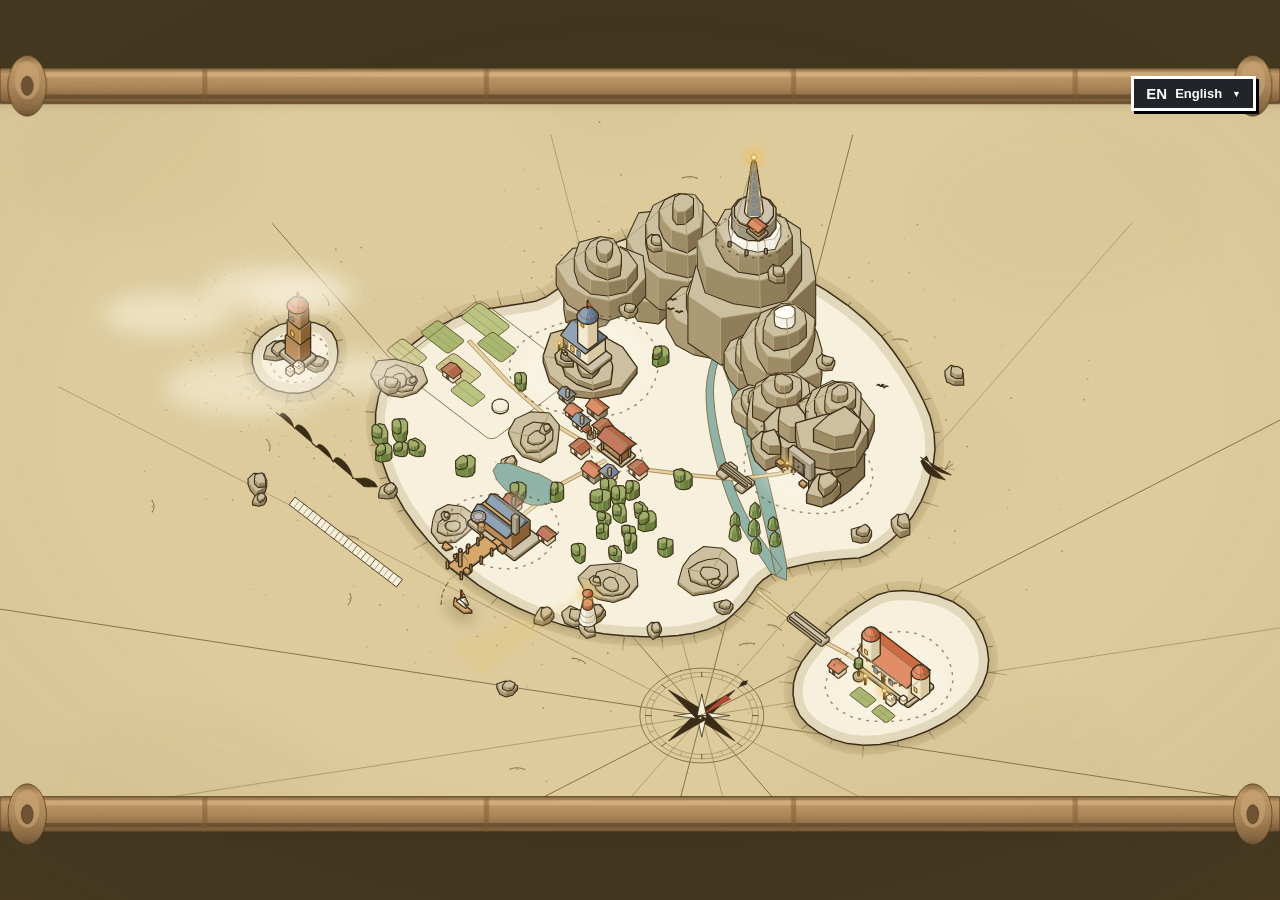
<file: index.html>
<!doctype html>
<html>
    <head>
        <meta charset="utf-8" />
        <meta name="viewport" content="width=device-width, initial-scale=1" />
        <title>tribeti's site</title>
        <link rel="preconnect" href="https://fonts.googleapis.com" />
        <link rel="preconnect" href="https://fonts.gstatic.com" crossorigin />
        <link rel="preconnect" href="https://www.youtube.com" />
        <link rel="preconnect" href="https://www.youtube-nocookie.com" />
        <link rel="preconnect" href="https://i.ytimg.com" />
        <link rel="preconnect" href="https://s.ytimg.com" />
        <link rel="dns-prefetch" href="https://www.youtube.com" />
        <link rel="dns-prefetch" href="https://www.youtube-nocookie.com" />
        <link rel="dns-prefetch" href="https://i.ytimg.com" />
        <link
            rel="preload"
            href="https://www.youtube.com/iframe_api"
            as="script"
        />
        <link
            href="https://fonts.googleapis.com/css2?family=Be+Vietnam+Pro:ital,wght@0,400;0,500;0,600;0,700;1,400;1,600&family=Chakra+Petch:ital,wght@0,400;0,500;0,600;0,700;1,400;1,600&display=swap"
            rel="stylesheet"
        />
      <script type="module" crossorigin src="/assets/index-D8dzOnQ1.js"></script>
      <link rel="stylesheet" crossorigin href="/assets/index-DsXOuaoP.css">
    </head>

    <body>
        <div id="views-root"></div>

    </body>
</html>
</file>
<file: assets/index-DsXOuaoP.css>
html,body{background:#000;width:100%;height:100%;margin:0;overflow:hidden}body{margin:0;position:relative}.retro-lang-switcher{z-index:10000;-webkit-user-select:none;user-select:none;font-family:Chakra Petch,Be Vietnam Pro,sans-serif;position:fixed;top:24px;right:24px}.retro-lang-switcher.in-header-slot{z-index:200;align-items:center;display:inline-flex;position:relative;top:auto;right:auto}.retro-lang-btn{color:#fff;cursor:pointer;image-rendering:pixelated;white-space:nowrap;background-color:#212529;border:3px solid #fff;border-radius:0;outline:none;align-items:center;gap:8px;padding:7px 12px;font-size:13px;font-weight:700;transition:transform .1s,background-color .15s,border-color .15s,box-shadow .15s;display:inline-flex;box-shadow:3px 3px #000}.retro-lang-btn:hover{color:#f7d51d;background-color:#343a40;border-color:#f7d51d;transform:translate(-1px,-1px);box-shadow:4px 4px #000}.retro-lang-btn:active,.retro-lang-btn.is-active{border-color:#209cee;transform:translate(1px,1px);box-shadow:1px 1px #000}.retro-lang-flag{font-size:15px;line-height:1}.retro-lang-arrow{margin-left:2px;font-size:9px;transition:transform .2s}.retro-lang-btn.is-active .retro-lang-arrow{transform:rotate(180deg)}.radio-header-right .retro-lang-switcher{align-items:center;display:inline-flex}.radio-header-right .retro-lang-btn{height:30px;font-size:11px;font-family:var(--font-display,"Chakra Petch", sans-serif);box-shadow:none;color:var(--text-main,#fff);box-sizing:border-box;background:#ffffff0f;border:1px solid #fff3;border-radius:4px;padding:4px 10px;font-weight:600}.radio-header-right .retro-lang-btn:hover{border-color:var(--neon-cyan,#00f0ff);color:var(--neon-cyan,#00f0ff);background:#00f0ff26;transform:none;box-shadow:0 0 10px #00f0ff4d}.radio-header-right .retro-lang-btn.is-active{border-color:var(--neon-cyan,#00f0ff);color:var(--neon-cyan,#00f0ff);transform:none;box-shadow:0 0 8px #00f0ff66}.case-header-right .retro-lang-switcher{align-items:center;display:inline-flex}.case-header-right .retro-lang-btn{height:36px;box-shadow:none;color:#c9d1d9;box-sizing:border-box;background:#161e2b;border:1px solid #2d3b4e;border-radius:6px;padding:6px 14px;font-family:inherit;font-size:13px;font-weight:600}.case-header-right .retro-lang-btn:hover{color:#fff;background:#212c3d;border-color:#de9b35;transform:none;box-shadow:0 0 10px #de9b354d}.case-header-right .retro-lang-btn.is-active{color:#fff;border-color:#de9b35;transform:none}.books-nav-top .retro-lang-btn,.blog-nav-top .retro-lang-btn,.article-top-nav .retro-lang-btn{box-sizing:border-box;background-color:#212529;border:3px solid #fff;border-radius:0;height:38px;padding:6px 14px;font-size:13px;font-weight:700;box-shadow:3px 3px #000}.retro-lang-dropdown{z-index:10001;background-color:#1a1d20;border:2px solid #fff;flex-direction:column;gap:4px;min-width:160px;padding:6px;animation:.15s cubic-bezier(.18,.89,.32,1.28) retroDropDown;display:none;position:absolute;top:calc(100% + 6px);right:0;box-shadow:4px 4px #000}@keyframes retroDropDown{0%{opacity:0;transform:translateY(-6px)}to{opacity:1;transform:translateY(0)}}.retro-lang-dropdown.show{display:flex}.retro-lang-option{color:#ccc;cursor:pointer;text-align:left;box-sizing:border-box;background:0 0;border:2px solid #0000;justify-content:space-between;align-items:center;width:100%;padding:7px 10px;font-family:inherit;font-size:12px;font-weight:600;transition:all .1s;display:flex}.retro-lang-option-content{align-items:center;gap:8px;display:flex}.retro-lang-option:hover{color:#000;background-color:#f7d51d;border-color:#000;font-weight:700}.retro-lang-option.selected{color:#92cc41;background-color:#212529;border-color:#92cc41;font-weight:700}.retro-lang-option.selected:hover{color:#000;background-color:#92cc41;border-color:#000}.retro-lang-check{opacity:0;font-size:10px}.retro-lang-option.selected .retro-lang-check{opacity:1}@media (width<=600px){.retro-lang-switcher{top:12px;right:12px}}
</file>
